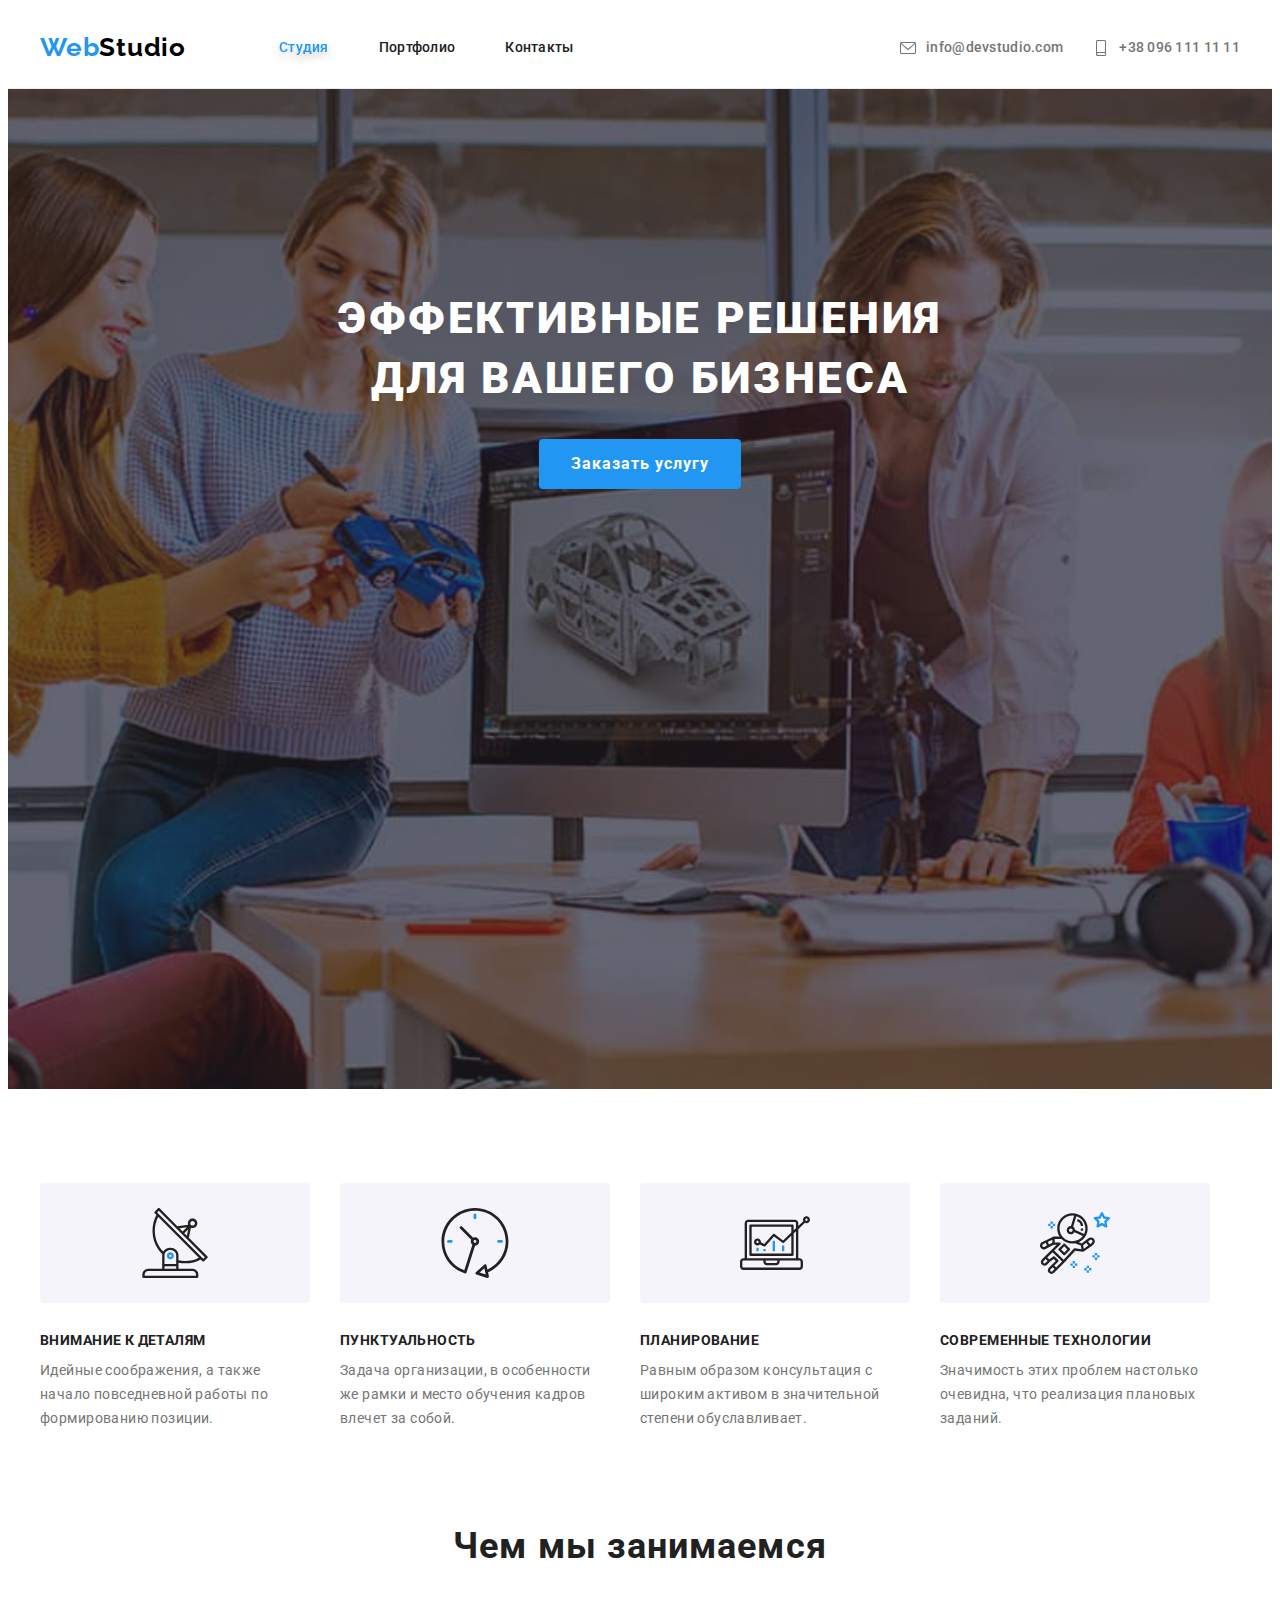
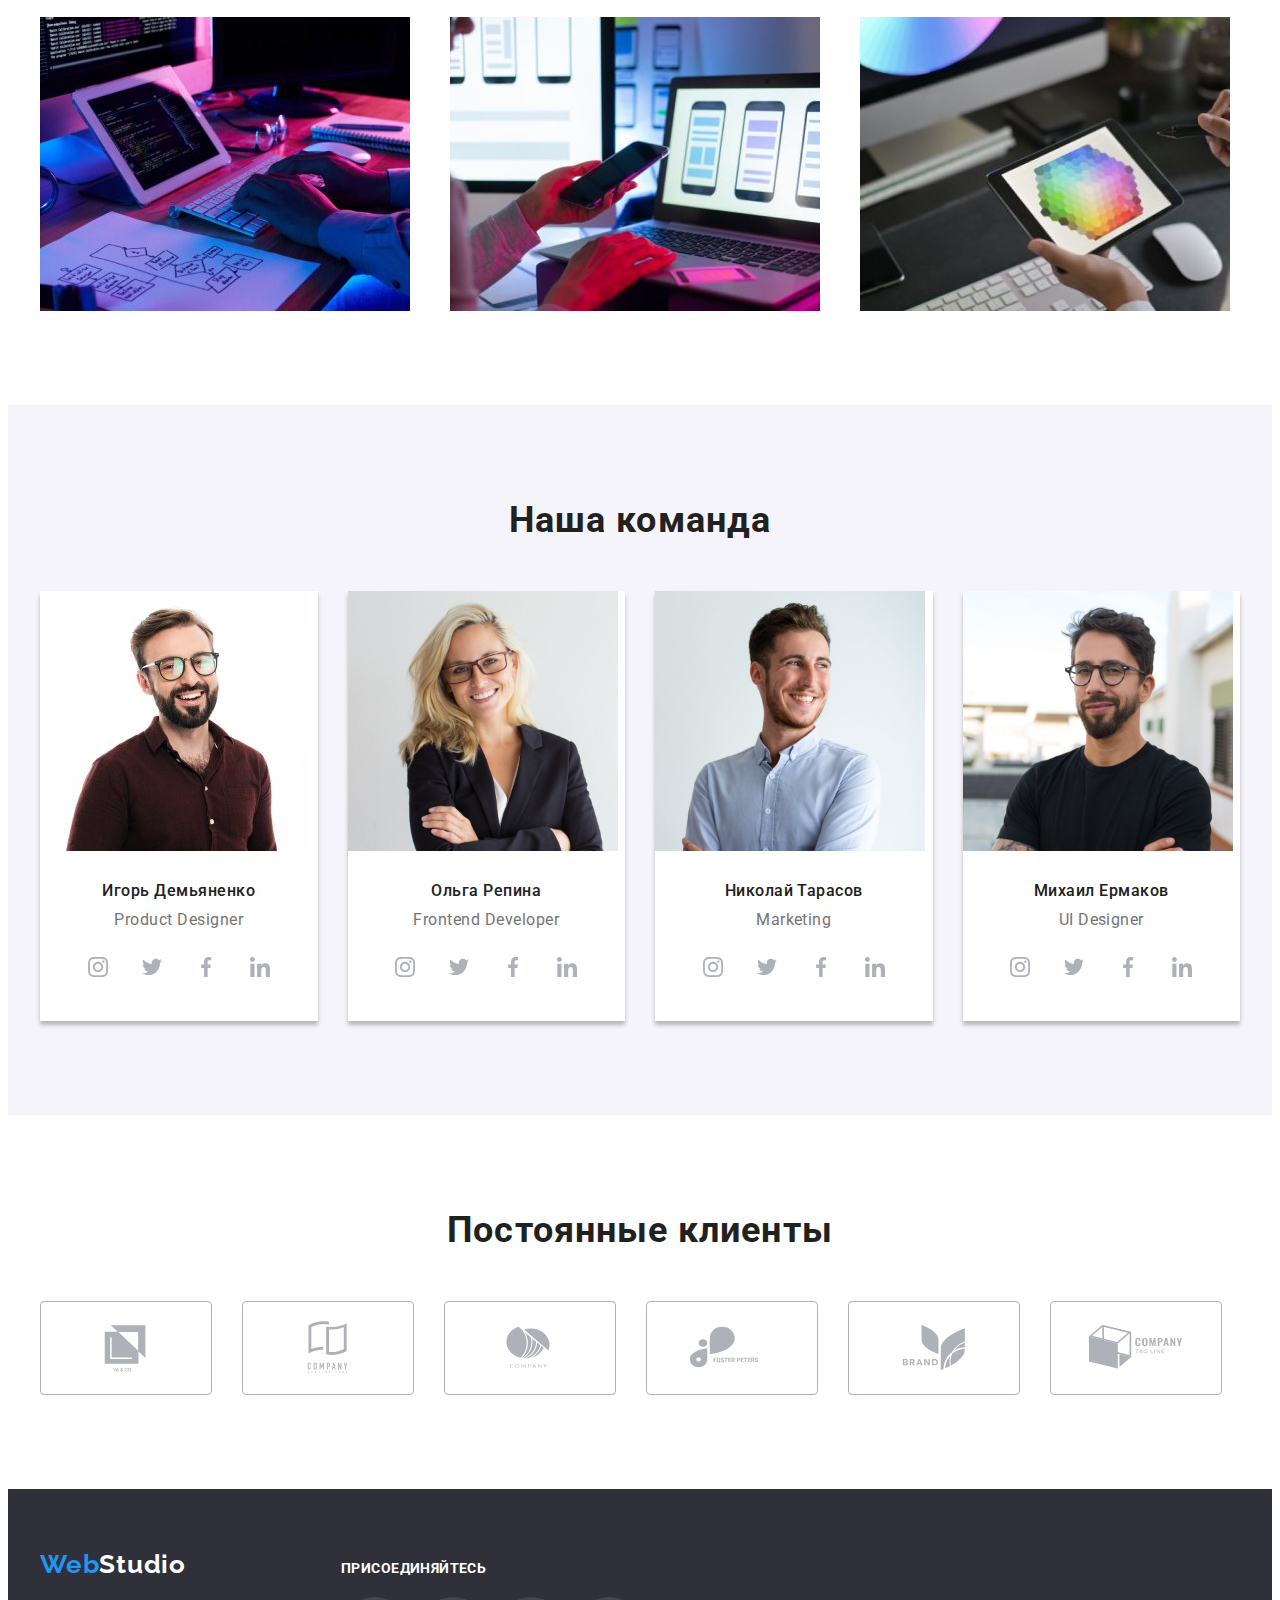
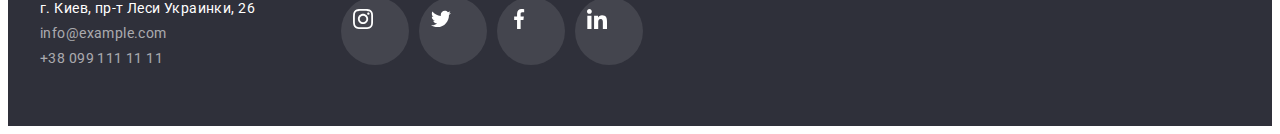
<file: index.html>
<!DOCTYPE html>
<html lang="ru">
  <head>
    <meta charset="UTF-8" />
    <meta name="viewport" content="width=device-width,initial-scale=1.0" />
    <title>WebStudio</title>
    <link rel="preconnect" href="https://fonts.googleapis.com" />
    <link rel="preconnect" href="https://fonts.gstatic.com" crossorigin />
    <link
      href="https://fonts.googleapis.com/css2?family=Raleway:wght@700&family=Roboto:wght@400;500;700;900&display=swap"
      rel="stylesheet"
    />
    <link
      rel="stylesheet"
      href="https://cdnjs.cloudflare.com/ajax/libs/modern-normalize/1.1.0/modern-normalize.min.css"
      integrity="sha512-wpPYUAdjBVSE4KJnH1VR1HeZfpl1ub8YT/NKx4PuQ5NmX2tKuGu6U/JRp5y+Y8XG2tV+wKQpNHVUX03MfMFn9Q=="
      crossorigin="anonymous"
      referrerpolicy="no-referrer"
    />
    <link rel="stylesheet" href="./css/styles.css" />
  </head>
  <body>
    <!--Шапка-->
    <header class="header">
      <div class="container header-container">
        <nav class="header-nav">
          <a class="logo-name logo-name-header link" href="./index.html">
            <span class="logo-web">Web</span>Studio</a
          >
          <ul class="site-nav list">
            <li class="menu-item">
              <a href="./index.html" class="link connect-item-all current"
                >Студия</a
              >
            </li>
            <li class="menu-item">
              <a href="./portfolio.html" class="link connect-item-all"
                >Портфолио</a
              >
            </li>
            <li class="menu-item">
              <a href="" class="link connect-item-all">Контакты</a>
            </li>
          </ul>
        </nav>
        <ul class="link-contact list">
          <li class="connect-item">
            <a href="mailto:info@devstudio.com" class="link connect-item-all"
              ><svg width="16px" height="16px" class="icon-picture">
                <use href="./images/icons.svg#icon-cont_envelope"></use>
              </svg>
              info@devstudio.com</a
            >
          </li>
          <li class="connect-item">
            <a href="tel:+380961111111" class="link connect-item-all">
              <svg width="16px" height="16px" class="icon-picture">
                <use href="./images/icons.svg#icon-cont_smartphone"></use>
              </svg>
              +38 096 111 11 11</a
            >
          </li>
        </ul>
      </div>
    </header>
    <main>
      <!--Герой-->
      <section class="hero">
        <div class="container">
          <h1 class="hero-title">Эффективные решения для вашего бизнеса</h1>
          <button class="button-hero button primary" type="button">
            Заказать услугу
          </button>
        </div>
      </section>
      <!--Преимущества-->
      <section class="section-features">
        <div class="container">
          <h2 class="visually-hidden">Features</h2>
          <ul class="list list-features">
            <li class="features-item">
              <div class="features-icon-background">
                <svg class="features-icon" width="70px" height="70px">
                  <use href="./images/icons.svg#icon-f_antenna"></use>
                </svg>
              </div>
              <h3 class="features-title">Внимание к деталям</h3>
              <p class="features-text">
                Идейные соображения, а также начало повседневной работы по
                формированию позиции.
              </p>
            </li>
            <li class="features-item">
              <div class="features-icon-background">
                <svg class="features-icon" width="70px" height="70px">
                  <use href="./images/icons.svg#icon-f_clock"></use>
                </svg>
              </div>
              <h3 class="features-title">Пунктуальность</h3>
              <p class="features-text">
                Задача организации, в особенности же рамки и место обучения
                кадров влечет за собой.
              </p>
            </li>
            <li class="features-item">
              <div class="features-icon-background">
                <svg class="features-icon" width="70px" height="70px">
                  <use href="./images/icons.svg#icon-f_diagram"></use>
                </svg>
              </div>
              <h3 class="features-title">Планирование</h3>
              <p class="features-text">
                Равным образом консультация с широким активом в значительной
                степени обуславливает.
              </p>
            </li>
            <li class="features-item">
              <div class="features-icon-background">
                <svg class="features-icon" width="70px" height="70px">
                  <use href="./images/icons.svg#icon-f_astronaut"></use>
                </svg>
              </div>
              <h3 class="features-title">Современные технологии</h3>
              <p class="features-text">
                Значимость этих проблем настолько очевидна, что реализация
                плановых заданий.
              </p>
            </li>
          </ul>
        </div>
      </section>
      <!--Чем мы занимаемся-->
      <section class="section section-doing">
        <div class="container">
          <h2 class="section-title">Чем мы занимаемся</h2>
          <ul class="list list-doing">
            <li class="list-doing-item">
              <img
                class="image-item"
                src="./images/doing_01.jpg"
                alt="box1"
                width="370"
              />
            </li>
            <li class="list-doing-item">
              <img
                class="image-item"
                src="./images/doing_02.jpg"
                alt="box2"
                width="370"
              />
            </li>
            <li class="list-doing-item">
              <img
                class="image-item"
                src="./images/doing_03.jpg"
                alt="box3"
                width="370"
              />
            </li>
          </ul>
        </div>
      </section>
      <!--Команда-->
      <section class="section section-team">
        <div class="container container-team">
          <h2 class="section-title">Наша команда</h2>
          <ul class="list list-team">
            <li class="team-list">
              <img
                class="image-item"
                src="./images/team_01.jpg"
                alt="Фото Игорь Демьяненко"
                width="270"
              />
              <div class="team-item-descrip">
                <h3 class="team-title">Игорь Демьяненко</h3>
                <p class="team-list-text" lang="en">Product Designer</p>
                <ul class="team-social list social-list">
                  <li class="social-item">
                    <a href="" class="social-link">
                      <svg class="social-icon" width="20" height="20">
                        <use href="./images/icons.svg#icon-s_instagram"></use>
                      </svg>
                    </a>
                  </li>
                  <li class="social-item">
                    <a href="" class="social-link">
                      <svg class="social-icon" width="20" height="20">
                        <use href="./images/icons.svg#icon-s_twitter"></use>
                      </svg>
                    </a>
                  </li>
                  <li class="social-item">
                    <a href="" class="social-link">
                      <svg class="social-icon" width="20" height="20">
                        <use href="./images/icons.svg#icon-s_facebook"></use>
                      </svg>
                    </a>
                  </li>
                  <li class="social-item">
                    <a href="" class="social-link">
                      <svg class="social-icon" width="20" height="20">
                        <use href="./images/icons.svg#icon-s_linkedin"></use>
                      </svg>
                    </a>
                  </li>
                </ul>
              </div>
            </li>
            <li class="team-list">
              <img
                class="image-item"
                src="./images/team_02.jpg"
                alt="Фото Ольга Репина"
                width="270"
              />
              <div class="team-item-descrip">
                <h3 class="team-title">Ольга Репина</h3>
                <p class="team-list-text" lang="en">Frontend Developer</p>
                <ul class="team-social list social-list">
                  <li class="social-item">
                    <a href="" class="social-link">
                      <svg class="social-icon" width="20" height="20">
                        <use href="./images/icons.svg#icon-s_instagram"></use>
                      </svg>
                    </a>
                  </li>
                  <li class="social-item">
                    <a href="" class="social-link">
                      <svg class="social-icon" width="20" height="20">
                        <use href="./images/icons.svg#icon-s_twitter"></use>
                      </svg>
                    </a>
                  </li>
                  <li class="social-item">
                    <a href="" class="social-link">
                      <svg class="social-icon" width="20" height="20">
                        <use href="./images/icons.svg#icon-s_facebook"></use>
                      </svg>
                    </a>
                  </li>
                  <li class="social-item">
                    <a href="" class="social-link">
                      <svg class="social-icon" width="20" height="20">
                        <use href="./images/icons.svg#icon-s_linkedin"></use>
                      </svg>
                    </a>
                  </li>
                </ul>
              </div>
            </li>
            <li class="team-list">
              <img
                class="image-item"
                src="./images/team_03.jpg"
                alt="Фото Николай Тарасов"
                width="270"
              />
              <div class="team-item-descrip">
                <h3 class="team-title">Николай Тарасов</h3>
                <p class="team-list-text" lang="en">Marketing</p>
                <ul class="team-social list social-list">
                  <li class="social-item">
                    <a href="" class="social-link">
                      <svg class="social-icon" width="20" height="20">
                        <use href="./images/icons.svg#icon-s_instagram"></use>
                      </svg>
                    </a>
                  </li>
                  <li class="social-item">
                    <a href="" class="social-link">
                      <svg class="social-icon" width="20" height="20">
                        <use href="./images/icons.svg#icon-s_twitter"></use>
                      </svg>
                    </a>
                  </li>
                  <li class="social-item">
                    <a href="" class="social-link">
                      <svg class="social-icon" width="20" height="20">
                        <use href="./images/icons.svg#icon-s_facebook"></use>
                      </svg>
                    </a>
                  </li>
                  <li class="social-item">
                    <a href="" class="social-link">
                      <svg class="social-icon" width="20" height="20">
                        <use href="./images/icons.svg#icon-s_linkedin"></use>
                      </svg>
                    </a>
                  </li>
                </ul>
              </div>
            </li>
            <li class="team-list">
              <img
                class="image-item"
                src="./images/team_04.jpg"
                alt="Фото Михаил Ермаков"
                width="270"
              />
              <div class="team-item-descrip">
                <h3 class="team-title">Михаил Ермаков</h3>
                <p class="team-list-text" lang="en">UI Designer</p>
                <ul class="team-social list social-list">
                  <li class="social-item">
                    <a href="" class="social-link">
                      <svg class="social-icon" width="20" height="20">
                        <use href="./images/icons.svg#icon-s_instagram"></use>
                      </svg>
                    </a>
                  </li>
                  <li class="social-item">
                    <a href="" class="social-link">
                      <svg class="social-icon" width="20" height="20">
                        <use href="./images/icons.svg#icon-s_twitter"></use>
                      </svg>
                    </a>
                  </li>
                  <li class="social-item">
                    <a href="" class="social-link">
                      <svg class="social-icon" width="20" height="20">
                        <use href="./images/icons.svg#icon-s_facebook"></use>
                      </svg>
                    </a>
                  </li>
                  <li class="social-item">
                    <a href="" class="social-link">
                      <svg class="social-icon" width="20" height="20">
                        <use href="./images/icons.svg#icon-s_linkedin"></use>
                      </svg>
                    </a>
                  </li>
                </ul>
              </div>
            </li>
          </ul>
        </div>
      </section>
    </main>
    <!-- Наши клиенты -->
    <section class="section section-clients">
      <div class="container">
        <h2 class="section-title">Постоянные клиенты</h2>
        <ul class="list list-clients">
          <li class="clients-icon-background">
            <a href="" class="item-box">
              <svg class="clients-icon" width="106px" height="60px">
                <use href="./images/icons.svg#icon-comp_group_01"></use>
              </svg>
            </a>
          </li>
          <li class="clients-icon-background">
            <a href="" class="item-box">
              <svg class="clients-icon" width="106px" height="60px">
                <use href="./images/icons.svg#icon-comp_group_02"></use>
              </svg>
            </a>
          </li>
          <li class="clients-icon-background">
            <a href="" class="item-box">
              <svg class="clients-icon" width="106px" height="60px">
                <use href="./images/icons.svg#icon-comp_group_03"></use>
              </svg>
            </a>
          </li>
          <li class="clients-icon-background">
            <a href="" class="item-box">
              <svg class="clients-icon" width="106px" height="60px">
                <use href="./images/icons.svg#icon-comp_group_04"></use>
              </svg>
            </a>
          </li>
          <li class="clients-icon-background">
            <a href="" class="item-box">
              <svg class="clients-icon" width="106px" height="60px">
                <use href="./images/icons.svg#icon-comp_group_05"></use>
              </svg>
            </a>
          </li>
          <li class="clients-icon-background">
            <a href="" class="item-box">
              <svg class="clients-icon" width="106px" height="60px">
                <use href="./images/icons.svg#icon-comp_group_06"></use>
              </svg>
            </a>
          </li>
        </ul>
      </div>
    </section>
    <!--Футер-->
    <footer class="footer">
      <div class="container container-bottom">
        <div class="bottom-left">
          <a class="logo-name logo-name-footer link" href="./index.html">
            <span class="logo-web">Web</span>Studio</a
          >
          <address class="footer-adress">
            <ul class="footer-list">
              <li class="item-contacts">г. Киев, пр-т Леси Украинки, 26</li>
              <li class="item-contacts">
                <a href="mailto:info@example.com" class="footer-link"
                  >info@example.com</a
                >
              </li>
              <li class="item-contacts">
                <a href="tel:+380991111111" class="footer-link"
                  >+38 099 111 11 11</a
                >
              </li>
            </ul>
          </address>
        </div>
        <div class="links">
          <p class="bottom-title">Присоединяйтесь</p>
          <ul class="bottom-icon-list">
            <li class="bottom-icon-list-item list">
              <a class="icon-link link" href="">
                <svg class="item-bottom icon" width="20px" height="20px">
                  <use href="./images/icons.svg#icon-s_instagram"></use>
                </svg>
              </a>
            </li>
            <li class="bottom-icon-list-item list">
              <a class="icon-link link" href="">
                <svg class="item-bottom icon" width="20px" height="20px">
                  <use href="./images/icons.svg#icon-s_twitter"></use>
                </svg>
              </a>
            </li>
            <li class="bottom-icon-list-item list">
              <a class="icon-link link" href="">
                <svg class="item-bottom icon" width="20px" height="20px">
                  <use href="./images/icons.svg#icon-s_facebook"></use>
                </svg>
              </a>
            </li>
            <li class="bottom-icon-list-item list">
              <a class="icon-link link" href="">
                <svg class="item-bottom icon" width="20px" height="20px">
                  <use href="./images/icons.svg#icon-s_linkedin"></use>
                </svg>
              </a>
            </li>
          </ul>
        </div>
      </div>
    </footer>
  </body>
</html>
</file>
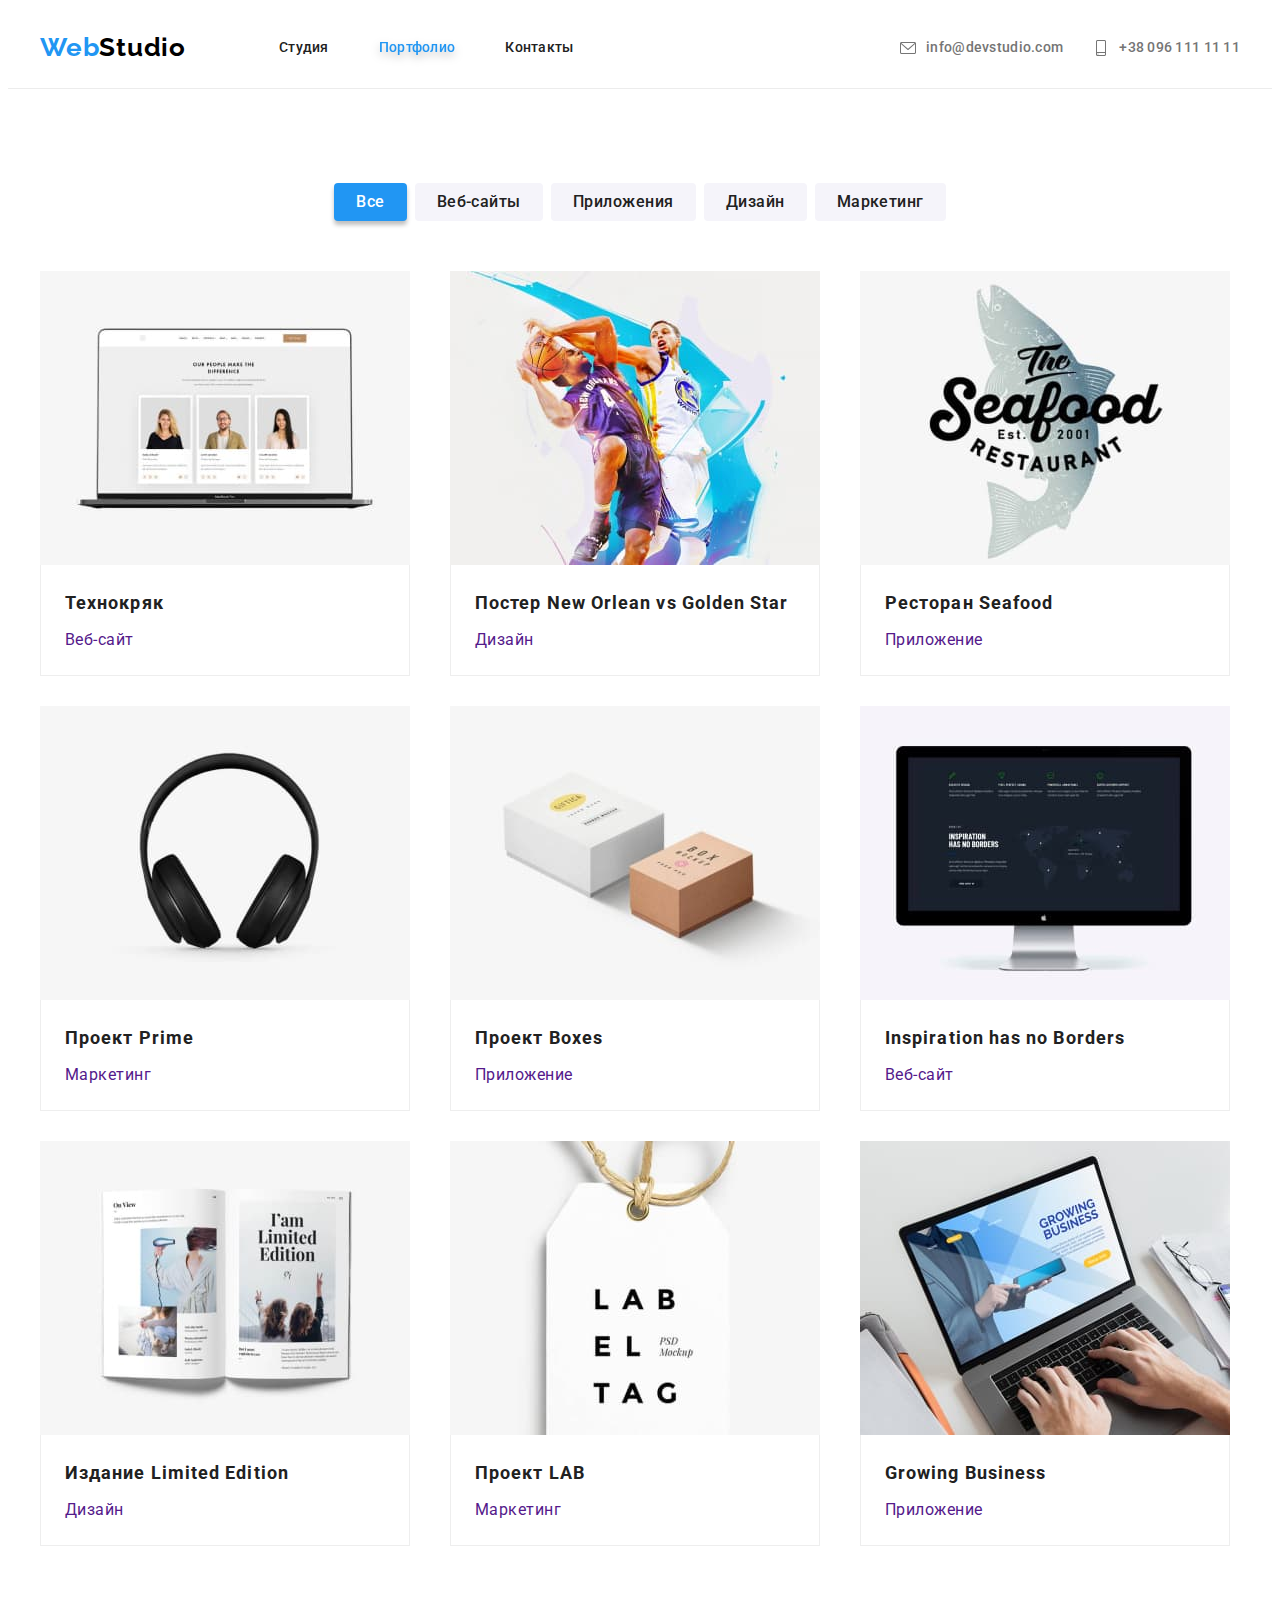
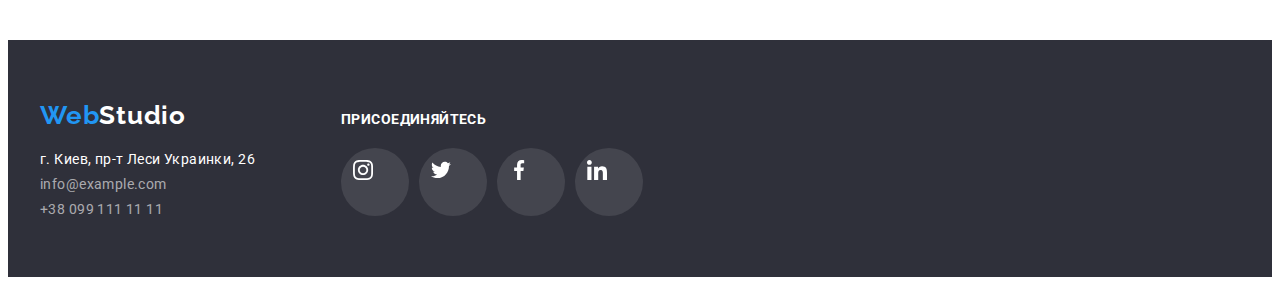
<file: portfolio.html>
<!DOCTYPE html>
<html lang="ru">
  <head>
    <meta charset="UTF-8" />
    <meta name="viewport" content="width=device-width,initial-scale=1.0" />
    <title>Portfolio</title>
    <link rel="preconnect" href="https://fonts.googleapis.com" />
    <link rel="preconnect" href="https://fonts.gstatic.com" crossorigin />
    <link
      href="https://fonts.googleapis.com/css2?family=Raleway:wght@700&family=Roboto:wght@400;500;700;900&display=swap"
      rel="stylesheet"
    />

    <link
      rel="stylesheet"
      href="https://cdnjs.cloudflare.com/ajax/libs/modern-normalize/1.1.0/modern-normalize.min.css"
      integrity="sha512-wpPYUAdjBVSE4KJnH1VR1HeZfpl1ub8YT/NKx4PuQ5NmX2tKuGu6U/JRp5y+Y8XG2tV+wKQpNHVUX03MfMFn9Q=="
      crossorigin="anonymous"
      referrerpolicy="no-referrer"
    />
    <link rel="stylesheet" href="./css/styles.css" />
  </head>
  <body>
    <!--Шапка-->
    <header class="header">
      <div class="container header-container">
        <nav class="header-nav">
          <a class="logo-name logo-name-header link" href="./index.html">
            <span class="logo-web">Web</span>Studio</a
          >
          <ul class="site-nav list">
            <li class="menu-item">
              <a href="./index.html" class="link connect-item-all">Студия</a>
            </li>
            <li class="menu-item">
              <a href="./portfolio.html" class="link connect-item-all current"
                >Портфолио</a
              >
            </li>
            <li class="menu-item">
              <a href="" class="link connect-item-all">Контакты</a>
            </li>
          </ul>
        </nav>
        <ul class="link-contact list">
          <li class="connect-item">
            <a href="mailto:info@devstudio.com" class="link connect-item-all"
              ><svg width="16px" height="16px" class="icon-picture">
                <use href="./images/icons.svg#icon-cont_envelope"></use>
              </svg>
              info@devstudio.com</a
            >
          </li>
          <li class="connect-item">
            <a href="tel:+380961111111" class="link connect-item-all">
              <svg width="16px" height="16px" class="icon-picture">
                <use href="./images/icons.svg#icon-cont_smartphone"></use>
              </svg>
              +38 096 111 11 11</a
            >
          </li>
        </ul>
      </div>
    </header>
    <main>
      <!-- Секция портфолио -->
      <section class="section-portfolio">
        <div class="container">
          <h1 class="visually-hidden">Портфолио</h1>
          <ul class="list menu-partfolio">
            <li class="item-filtr">
              <button type="button" class="button button-filtr active">
                Все
              </button>
            </li>
            <li class="item-filtr">
              <button type="button" class="button button-filtr">
                Веб-сайты
              </button>
            </li>
            <li class="item-filtr">
              <button type="button" class="button button-filtr">
                Приложения
              </button>
            </li>
            <li class="item-filtr">
              <button type="button" class="button button-filtr">Дизайн</button>
            </li>
            <li class="item-filtr">
              <button type="button" class="button button-filtr">
                Маркетинг
              </button>
            </li>
          </ul>
          <ul class="portfolio-list list">
            <li class="item-portfolio">
              <a href="" class="portfolio-project-item link">
                <img
                  class="image-item"
                  src="./images/port-01.jpg"
                  alt="Ноутбук"
                  width="370"
                />
                <div class="portfolio-item-descrip">
                  <h2 class="title">Технокряк</h2>
                  <p class="portfolio-list-text">Веб-сайт</p>
                </div>
              </a>
            </li>
            <li class="item-portfolio">
              <a href="" class="portfolio-project-item link">
                <img
                  class="image-item"
                  src="./images/port-02.jpg"
                  alt="Баскетболисты"
                  width="370"
                />
                <div class="portfolio-item-descrip">
                  <h2 class="title">Постер New Orlean vs Golden Star</h2>
                  <p class="portfolio-list-text">Дизайн</p>
                </div></a
              >
            </li>

            <li class="item-portfolio">
              <a href="" class="portfolio-project-item link"
                ><img
                  class="image-item"
                  src="./images/port-03.jpg"
                  alt="Лого ресторана"
                  width="370"
                />
                <div class="portfolio-item-descrip">
                  <h2 class="title">Ресторан Seafood</h2>
                  <p class="portfolio-list-text">Приложение</p>
                </div></a
              >
            </li>
            <li class="item-portfolio">
              <a href="" class="portfolio-project-item link"
                ><img
                  class="image-item"
                  src="./images/port-04.jpg"
                  alt="Наушники"
                  width="370"
                />
                <div class="portfolio-item-descrip">
                  <h2 class="title">Проект Prime</h2>
                  <p class="portfolio-list-text">Маркетинг</p>
                </div></a
              >
            </li>
            <li class="item-portfolio">
              <a href="" class="portfolio-project-item link">
                <img
                  class="image-item"
                  src="./images/port-05.jpg"
                  alt="Коробки"
                  width="370"
                />
                <div class="portfolio-item-descrip">
                  <h2 class="title">Проект Boxes</h2>
                  <p class="portfolio-list-text">Приложение</p>
                </div></a
              >
            </li>
            <li class="item-portfolio">
              <a href="" class="portfolio-project-item link">
                <img
                  class="image-item"
                  src="./images/port-06.jpg"
                  alt="Монитор"
                  width="370"
                />
                <div class="portfolio-item-descrip">
                  <h2 class="title">Inspiration has no Borders</h2>
                  <p class="portfolio-list-text">Веб-сайт</p>
                </div></a
              >
            </li>
            <li class="item-portfolio">
              <a href="" class="portfolio-project-item link">
                <img
                  class="image-item"
                  src="./images/port-07.jpg"
                  alt="Развернутая книга"
                  width="370"
                />
                <div class="portfolio-item-descrip">
                  <h2 class="title">Издание Limited Edition</h2>
                  <p class="portfolio-list-text">Дизайн</p>
                </div></a
              >
            </li>
            <li class="item-portfolio">
              <a href="" class="portfolio-project-item link">
                <img
                  class="image-item"
                  src="./images/port-08.jpg"
                  alt="Бирка"
                  width="370"
                />
                <div class="portfolio-item-descrip">
                  <h2 class="title">Проект LAB</h2>
                  <p class="portfolio-list-text">Маркетинг</p>
                </div></a
              >
            </li>
            <li class="item-portfolio">
              <a href="" class="portfolio-project-item link">
                <img
                  class="image-item"
                  src="./images/port-09.jpg"
                  alt="Открытый ноутбук"
                  width="370"
                />
                <div class="portfolio-item-descrip">
                  <h2 class="title">Growing Business</h2>
                  <p class="portfolio-list-text">Приложение</p>
                </div></a
              >
            </li>
          </ul>
        </div>
      </section>
    </main>
    <!--Футер-->
    <footer class="footer">
      <div class="container container-bottom">
        <div class="bottom-left">
          <a class="logo-name logo-name-footer link" href="./index.html">
            <span class="logo-web">Web</span>Studio</a
          >
          <address class="footer-adress">
            <ul class="footer-list">
              <li class="item-contacts">г. Киев, пр-т Леси Украинки, 26</li>
              <li class="item-contacts">
                <a href="mailto:info@example.com" class="footer-link"
                  >info@example.com</a
                >
              </li>
              <li class="item-contacts">
                <a href="tel:+380991111111" class="footer-link"
                  >+38 099 111 11 11</a
                >
              </li>
            </ul>
          </address>
        </div>
        <div class="links">
          <p class="bottom-title">Присоединяйтесь</p>
          <ul class="bottom-icon-list">
            <li class="bottom-icon-list-item list">
              <a class="icon-link link" href="">
                <svg class="item-bottom icon" width="20px" height="20px">
                  <use href="./images/icons.svg#icon-s_instagram"></use>
                </svg>
              </a>
            </li>
            <li class="bottom-icon-list-item list">
              <a class="icon-link link" href="">
                <svg class="item-bottom icon" width="20px" height="20px">
                  <use href="./images/icons.svg#icon-s_twitter"></use>
                </svg>
              </a>
            </li>
            <li class="bottom-icon-list-item list">
              <a class="icon-link link" href="">
                <svg class="item-bottom icon" width="20px" height="20px">
                  <use href="./images/icons.svg#icon-s_facebook"></use>
                </svg>
              </a>
            </li>
            <li class="bottom-icon-list-item list">
              <a class="icon-link link" href="">
                <svg class="item-bottom icon" width="20px" height="20px">
                  <use href="./images/icons.svg#icon-s_linkedin"></use>
                </svg>
              </a>
            </li>
          </ul>
        </div>
      </div>
    </footer>
  </body>
</html>
</file>
<file: css/styles.css>
/* Первичный цвет текста #757575*/

/* Вторичнй цвет текста #212121*/

/* Цвет белый фон color: #FFFFFF*/

/* Цвет акцент color: #2196F3*/

/* Цвет адресса rgba(255, 255, 255, 0.6) */

/* бекграунд основной #E5E5E5 */
/* бекграунд дополнительный #F5F4FA */
:root {
  --primary-text-color: #757575;
  --title-text-color: #212121;
  --accent-color: #2196f3;
  --primary-white-color: #ffffff;
  --primary-black-color: #000000;
  --footer-bcg-color: #2f303a;
  --footer-adr-color: rgba(255, 255, 255, 0.6);
  --secondary-bcg-color: #f5f4fa;
}

p,
h1,
h2,
h3,
h4,
h5,
h6 {
  margin: 0;
}

ul {
  margin: 0;
  padding: 0;
}

body {
  background-color: var(--primary-white-color);
  color: var(--primary-text-color);
  font-family: Roboto, sans-seref;
}

.container {
  width: 1200px;
  padding-left: 15px;
  padding-right: 15px;
  margin: 0 auto;
}

.list {
  list-style: none;
}
.link {
  text-decoration: none;
}

.logo-name {
  font-family: Raleway;
  font-weight: 700;
  font-size: 26px;
  line-height: 1.19;
  letter-spacing: 0.03em;
}

.logo-name-header {
  color: var(--primary-black-color);
  margin-right: 93px;
  padding-top: 24px;
  padding-bottom: 25px;
}

.logo-name-footer {
  color: var(--primary-white-color);
  display: inline-block;
  margin-bottom: 20px;
}

.logo-web {
  color: var(--accent-color);
}

.logo-name:hover {
  color: var(--accent-color);
}

.item-contacts:not(:last-child) {
  margin-bottom: 9px;
}

.visually-hidden {
  position: absolute;
  white-space: nowrap;
  width: 1px;
  height: 1px;
  overflow: hidden;
  border: 0;
  padding: 0;
  clip: rect(0 0 0 0);
  clip-path: inset(50%);
  margin: -1px;
}

.footer {
  padding-top: 60px;
  padding-bottom: 60px;
}
/* site nav */
.site-nav {
  display: flex;
}

.header {
  border-bottom: 1px solid#ececec;
}

.header-nav {
  display: flex;
  align-items: center;
}

.header-container {
  display: flex;
  align-items: center;
}

.menu-item:not(:last-child) {
  margin-right: 50px;
}

.site-nav .link {
  color: var(--title-text-color);
  font-weight: 500;
  font-size: 14px;
  line-height: 1.14;
  letter-spacing: 0.02em;
}

.site-nav .link:hover,
.site-nav .link:focus {
  color: var(--accent-color);
}
.site-nav .link.current {
  color: var(--accent-color);
  filter: drop-shadow(0px 4px 4px rgba(0, 0, 0, 0.25));
}
/* Контакты в шапке */
.link-contact .link {
  color: var(--title-text-color);
  font-weight: 500;
  font-size: 14px;
  line-height: 1.14;
  letter-spacing: 0.02em;
}
.link-contact {
  list-style: none;
  display: flex;
  margin-left: auto;
}

.link-contact .link {
  color: var(--primary-text-color);
}
.link-contact .link:hover,
.link-contact .link:focus {
  color: var(--accent-color);
}
.connect-item:not(:last-child) {
  margin-right: 30px;
}

.connect-item-all {
  display: block;
  align-items: center;
  padding-top: 32px;
  padding-bottom: 32px;
  display: flex;
  fill: currentColor;
}
.icon-picture {
  margin-right: 10px;
}
/* Контакты в футере */
footer {
  background-color: var(--footer-bcg-color);
}

.container-bottom {
  display: flex;
  align-items: baseline;
}

.bottom-left {
  width: 231px;
  margin-right: 70px;
}
.footer-list {
  list-style: none;
  color: var(--primary-white-color);
}
.footer-list .footer-link {
  color: var(--footer-adr-color);
  text-decoration: none;
}
.footer-list :hover,
.footer-list :focus {
  color: var(--accent-color);
}
.footer-adress {
  font-style: inherit;

  font-size: 14px;

  letter-spacing: 0.03em;
}

.bottom-title {
  margin-top: 0;
  margin-bottom: 20px;
  font-weight: 700;
  font-size: 14px;
  line-height: 1.14;
  letter-spacing: 0.03em;
  text-transform: uppercase;
  color: var(--primary-white-color);
}

.bottom-icon-list {
  display: flex;
  margin-top: 0;
  margin-bottom: 0;
  align-items: center;
  margin-left: auto;
  margin-right: auto;
  padding-left: 0;
}

.bottom-icon-list-item .link {
  display: flex;
  width: calc((100%-30px) / 4);

  padding: 12px;
  width: 44px;
  height: 44px;

  color: var(--primary-white-color);
  background-color: rgba(255, 255, 255, 0.1);
  border-radius: 50%;
}

.bottom-icon-list-item:not(:last-child) {
  margin-right: 10px;
}

.bottom-icon-list-item .link {
  fill: currentColor;
}

.bottom-icon-list-item .link:hover,
.bottom-icon-list-item .link:focus {
  background-color: var(--accent-color);
}
/* Hero */
.hero {
  background: var(--footer-bcg-color);
  padding-top: 200px;
  padding-bottom: 200px;
  max-width: 1600px;
  height: 600px;
  margin-left: auto;
  margin-right: auto;
  background-image: linear-gradient(
      rgba(47, 48, 58, 0.4),
      rgba(47, 48, 58, 0.4)
    ),
    url(../images/hero.jpg);
  background-position: center;
  background-repeat: no-repeat;
  background-size: cover;
}
.hero-title {
  color: var(--primary-white-color);
  font-weight: 900;
  font-size: 44px;
  line-height: 1.36;
  text-align: center;
  letter-spacing: 0.06em;
  text-transform: uppercase;
  width: 696px;
  margin: 0 auto;
  margin-bottom: 30px;
}

/* section */
.section-title {
  color: var(--title-text-color);
  font-weight: 700;
  font-size: 36px;
  line-height: 1.17;
  text-align: center;
  letter-spacing: 0.03em;
  margin-bottom: 50px;
}
/* section features */
.section-features .features-title {
  color: var(--title-text-color);
  font-weight: 700;
  font-size: 14px;
  line-height: 1.14;
  letter-spacing: 0.03em;
  text-transform: uppercase;
  margin-bottom: 10px;
}
.features-text {
  font-size: 14px;
  line-height: 1.71;
  letter-spacing: 0.03em;
}
.section-features {
  padding-top: 94px;
  padding-bottom: 94px;
}
.list-features {
  display: flex;
}
.features-item {
  width: 270px;
}

.features-item:not(:last-child) {
  margin-right: 30px;
}
.features-icon-background {
  display: flex;
  align-items: center;
  justify-content: center;
  height: 120px;
  width: 270px;
  margin-bottom: 30px;
  background-color: var(--secondary-bcg-color);
  border-radius: 4px;
}
/* section doing */

.section-doing {
  padding-bottom: 94px;
}

.list-doing {
  display: flex;
  flex-wrap: wrap;
  margin-left: -30px;
  margin-bottom: -30px;
}
.list-doing-item {
  width: calc(100% / 3 - 30px);
  margin-left: 30px;
  margin-bottom: 30px;
}

/* section team */
.list-team {
  display: flex;
  flex-wrap: wrap;
  margin-left: -30px;
  margin-bottom: -30px;
}
.team-list {
  background-color: var(--primary-white-color);
  width: calc(100% / 4 - 30px);
  margin-left: 30px;
  margin-bottom: 30px;
  box-shadow: 0px 4px 4px 0px #00000040;
}
.section-team {
  background-color: var(--secondary-bcg-color);
  padding-top: 94px;
  padding-bottom: 94px;
}

.section-team .team-title {
  color: var(--title-text-color);
  font-weight: 500;
  font-size: 16px;
  line-height: 1.19;
  text-align: center;
  letter-spacing: 0.03em;
  margin-bottom: 10px;
}
.team-list-text {
  font-size: 16px;
  line-height: 1.19;
  text-align: center;
  letter-spacing: 0.03em;
  margin-bottom: 16px;
}

.team-item-descrip {
  padding-top: 30px;
  padding-bottom: 32px;
}
.social-list {
  display: flex;
  justify-content: center;
}
.social-item {
  width: 44px;
  height: 44px;
  margin-right: 10px;
}
.social-item:last-child {
  margin-right: 0;
}
.social-link {
  width: 100%;
  height: 100%;
  border-radius: 50%;
  display: flex;
  align-items: center;
  justify-content: center;
}

.social-icon {
  fill: #afb1b8;
}
.social-link:hover,
.social-link:focus {
  background: var(--accent-color);
}

.social-link:hover .social-icon,
.social-link:focus .social-icon {
  fill: var(--primary-white-color);
}
/* section clients */
.section-clients {
  background-color: var(--primary-white-color);
  padding-top: 94px;
  padding-bottom: 94px;
}
.clients-icon {
  fill: #afb1b8;
}
.list-clients {
  display: flex;
}

.clients-icon-background {
  margin-right: 30px;
}
.clients-icon-background:last-child {
  margin-right: 0pc;
}

.item-box {
  display: flex;
  height: 92px;
  width: 170px;
  border: 1px solid #afb1b8;
  border-radius: 4px;
  align-items: center;
  justify-content: center;
}
.item-box:hover,
.item-box:focus {
  border-color: var(--accent-color);
}
.item-box:focus .clients-icon,
.item-box:hover .clients-icon {
  fill: var(--accent-color);
}
/* section portfolio */
.portfolio-list .title {
  color: var(--title-text-color);
  font-weight: 700;
  font-size: 18px;
  line-height: 2;
  letter-spacing: 0.06em;
  margin-bottom: 4px;
}
.portfolio-list-text {
  font-size: 16px;
  line-height: 1.87;
  letter-spacing: 0.03em;
}
.menu-partfolio {
  display: flex;
  justify-content: center;
  margin-bottom: 50px;
}

.item-filtr:not(:last-child) {
  margin-right: 8px;
}

.section-portfolio {
  padding-top: 94px;
  padding-bottom: 94px;
}

.portfolio-item-descrip {
  padding-top: 20px;
  padding-bottom: 20px;
  padding-left: 24px;
  padding-right: 24px;
  border-bottom: 1px solid #eeeeee;
  border-left: 1px solid #eeeeee;
  border-right: 1px solid #eeeeee;
}

.portfolio-list {
  display: flex;
  flex-wrap: wrap;
  margin-left: -30px;
  margin-bottom: -30px;
}
.item-portfolio {
  width: calc(100% / 3 - 30px);
  margin-left: 30px;
  margin-bottom: 30px;
}
.portfolio-project-item {
  display: inline-block;
}
.portfolio-project-item:focus,
.portfolio-project-item:hover {
  box-shadow: 0px 4px 4px 0px #00000040;
}

.image-item {
  display: block;
  max-width: 100%;
  height: auto;
}

.button-filtr {
  padding: 6px 22px;
}
.button-hero {
  display: block;
  margin: 0 auto;
  padding: 10px 32px;
}
.button {
  cursor: pointer;
  border: none;
  border-radius: 4px;
  color: var(--title-text-color);
  background-color: var(--secondary-bcg-color);
  font-family: inherit;
  font-weight: 700;
  font-size: 16px;
  line-height: 1.87;
  letter-spacing: 0.06em;
}
button.primary {
  background-color: var(--accent-color);
  color: var(--primary-white-color);
}
button.secondery {
  background-color: var(--primary-white-color);
  color: var(--accent-color);
}
.button:hover,
.button:focus {
  background-color: var(--primary-white-color);
  color: var(--accent-color);
}
.button-filtr {
  font-weight: 500;
  font-size: 16px;
  line-height: 1.62;
  text-align: center;
  letter-spacing: 0.03em;
}
.button-filtr:hover,
.button-filtr:focus {
  background-color: var(--accent-color);
  color: var(--primary-white-color);
  box-shadow: 0px 4px 4px 0px #00000040;
}
.button-filtr.active {
  background-color: var(--accent-color);
  color: var(--primary-white-color);
  box-shadow: 0px 4px 4px 0px #00000040;
}
</file>
